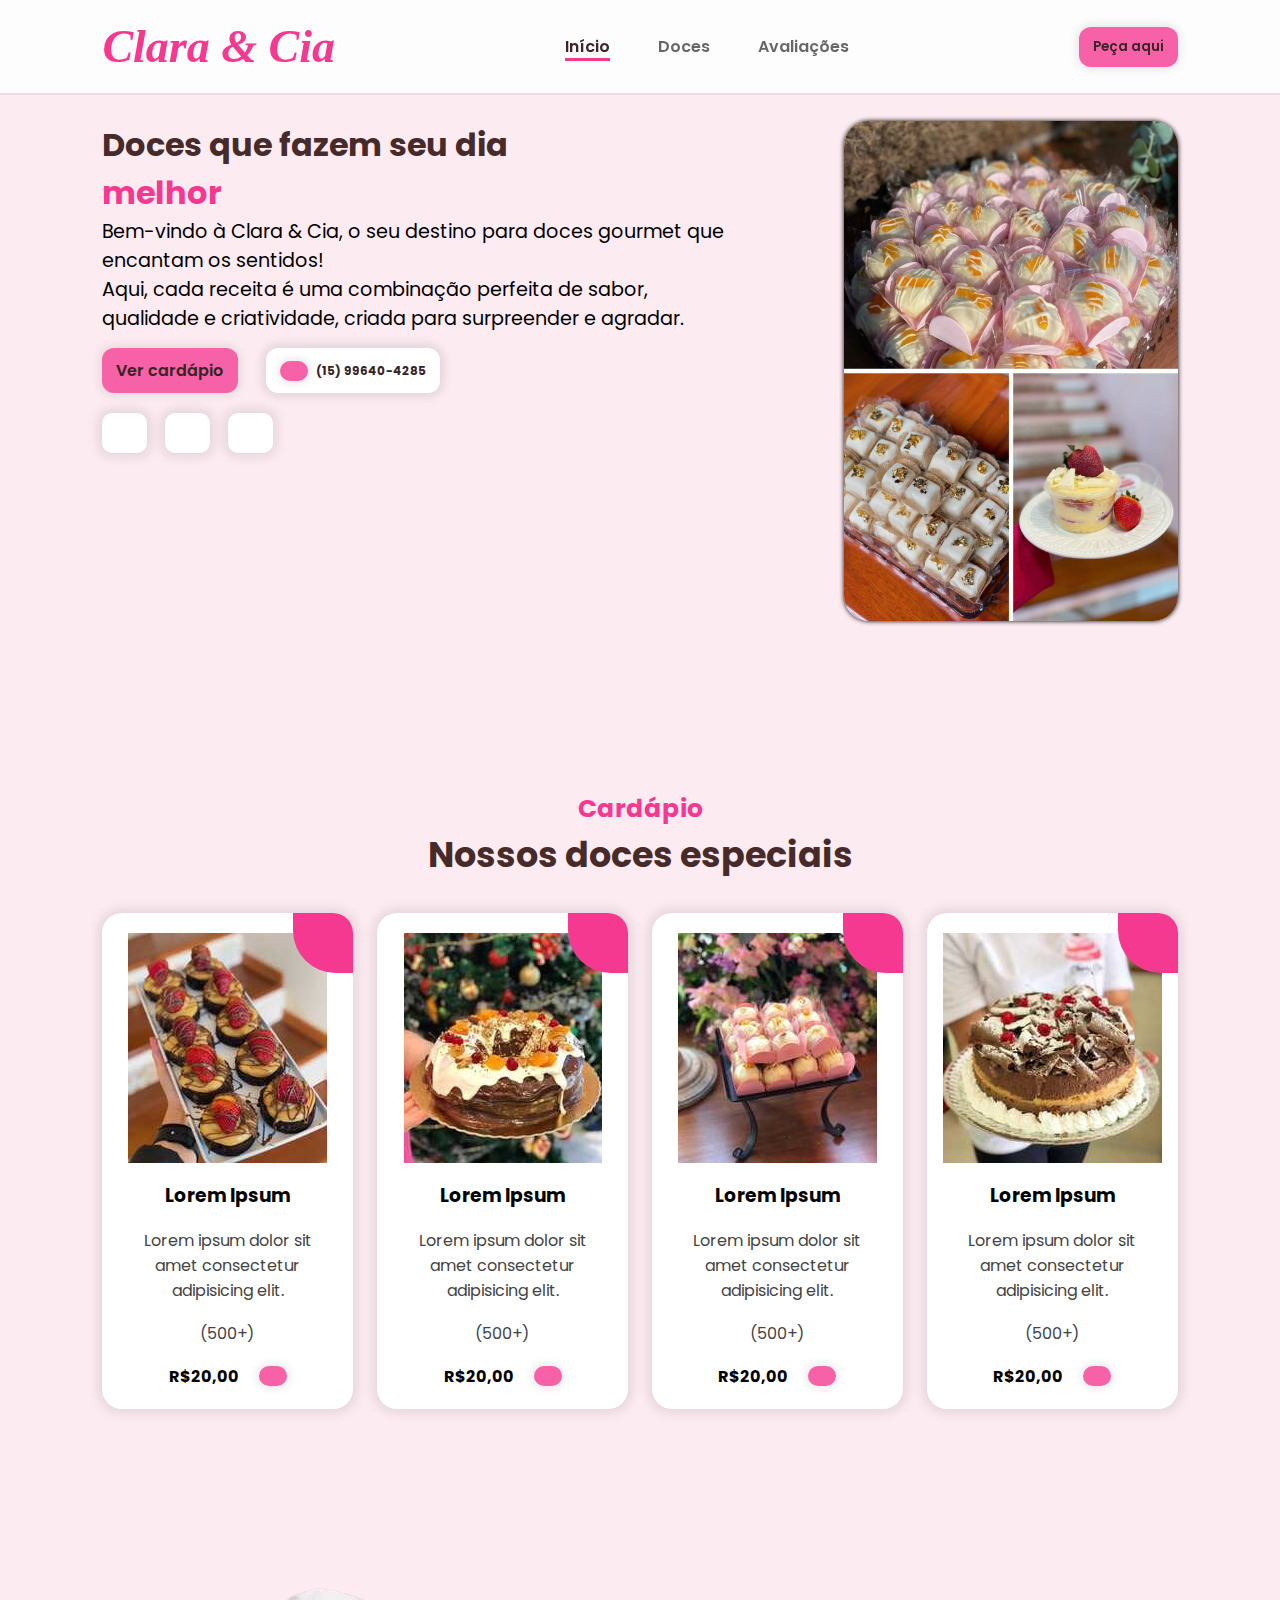
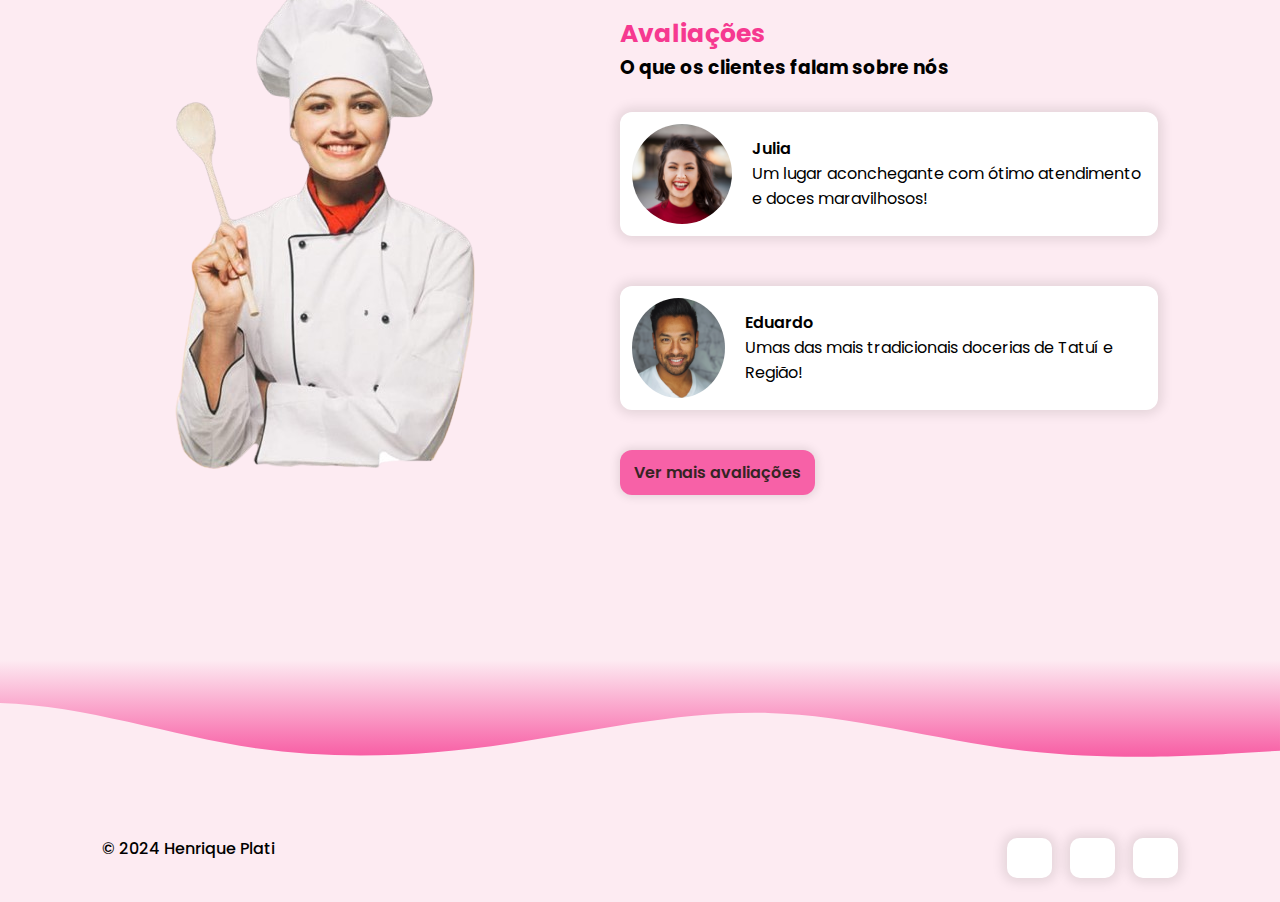
<file: index.html>
<!DOCTYPE html>
<html lang="pt-BR">

<head>
    <meta charset="UTF-8">
    <meta name="viewport" content="width=device-width, initial-scale=1.0">
    <title>Clara & Cia </title>
    <link rel="stylesheet" href="src/styles/style.css">
    <script src="https://cdnjs.cloudflare.com/ajax/libs/jquery/3.7.1/jquery.min.js"
        integrity="sha512-v2CJ7UaYy4JwqLDIrZUI/4hqeoQieOmAZNXBeQyjo21dadnwR+8ZaIJVT8EE2iyI61OV8e6M8PP2/4hpQINQ/g=="
        crossorigin="anonymous" referrerpolicy="no-referrer"></script>
    <link rel="stylesheet" href="https://cdnjs.cloudflare.com/ajax/libs/font-awesome/6.6.0/css/all.min.css"
        integrity="sha512-Kc323vGBEqzTmouAECnVceyQqyqdsSiqLQISBL29aUW4U/M7pSPA/gEUZQqv1cwx4OnYxTxve5UMg5GT6L4JJg=="
        crossorigin="anonymous" referrerpolicy="no-referrer" />
</head>

<body>
    <header>
        <nav id="navbar">
            <i class="" id="nav_logo"> Clara & Cia</i>

            <ul id="nav_list">
                <li class="nav-item active">
                    <a href="#home">Início</a>
                </li>
                <li class="nav-item">
                    <a href="#menu">Doces</a>
                </li>
                <li class="nav-item">
                    <a href="#testimonials">Avaliações</a>
                </li>
            </ul>
            <a class="btn-wh" href="https://api.whatsapp.com/message/3ZLXFV3WXCEUM1?autoload=1&app_absent=0"
                target="_blank">
                <button class="btn-default">
                    Peça aqui
                </button>
            </a>

            <button id="mobile_btn">
                <i class="fa-solid fa-bars"></i>
            </button>
        </nav>
        <div id="mobile_menu">
            <ul id="mobile_nav_list">
                <li class="nav-item active">
                    <a href="#home">Início</a>
                </li>
                <li class="nav-item">
                    <a href="#menu">Cardápio</a>
                </li>
                <li class="nav-item">
                    <a href="#testimonials">Avaliações</a>
                </li>
            </ul>
            <button class="btn-default">
                Peça aqui
            </button>
        </div>
        <script src="src/javascript/script.js"></script>
    </header>

    <main id="content">
        <section id="home">
            <div id="cta">
                <h1 class="title">
                    Doces que fazem seu dia <br>
                    <span>melhor</span>
                </h1>

                <p class="description">Bem-vindo à Clara & Cia, o seu destino para doces gourmet que encantam os
                    sentidos! <br>
                    Aqui, cada receita é uma combinação perfeita de sabor, qualidade e criatividade, criada para
                    surpreender e agradar.
                </p>


                <div id="cta_buttons">
                    <a href="#" class="btn-default">
                        Ver cardápio
                    </a>
                    <a href="tel:+5515996404285" id="phone_button">
                        <button class="btn-default">
                            <i class="fa-solid fa-phone"> </i>
                        </button>
                        (15) 99640-4285
                    </a>
                </div>

                <div class="social-media-buttons">
                    <a href="https://api.whatsapp.com/message/3ZLXFV3WXCEUM1?autoload=1&app_absent=0" target="_blank">
                        <i class="fa-brands fa-whatsapp"></i>
                    </a>

                    <a href="https://www.instagram.com/claraecia/" target="_blank">
                        <i class="fa-brands fa-instagram"></i>
                    </a>

                    <a href="https://www.facebook.com/claraeciatatui" target="_blank">
                        <i class="fa-brands fa-facebook"></i>
                    </a>
                </div>
            </div>

            <div id="banner">
                <img src="src/images/candy.jpeg" alt="" id="img">
            </div>

        </section>
        <section id="menu">
            <h2 class="section-title">Cardápio</h2>
            <h3 class="sub-title">Nossos doces especiais</h3>

            <div id="candys">
                <div class="candy">
                    <div class="candy-heart">
                        <i class="fa-solid fa-heart"></i>
                    </div>

                    <img src="src/images/candy1.jpeg" class="candy-image" alt="">

                    <h3 class="candy-title"> Lorem Ipsum
                    </h3>

                    <span class="candy-description"> Lorem ipsum dolor sit amet consectetur adipisicing elit. </span>

                    <div class="candy-rate">
                        <i class="fa-solid fa-star"></i>
                        <i class="fa-solid fa-star"></i>
                        <i class="fa-solid fa-star"></i>
                        <i class="fa-solid fa-star"></i>
                        <i class="fa-solid fa-star"></i>
                        <span class="rate">(500+)</span>
                    </div>

                    <div class="candy-price">
                        <h4>R$20,00</h4>
                        <button class="btn-default">
                            <i class="fa-solid fa-basket-shopping"></i>
                        </button>
                    </div>
                </div>
                <div class="candy">
                    <div class="candy-heart">
                        <i class="fa-solid fa-heart"></i>
                    </div>

                    <img src="src/images/candy2.jpeg" class="candy-image" alt="">

                    <h3 class="candy-title"> Lorem Ipsum
                    </h3>

                    <span class="candy-description"> Lorem ipsum dolor sit amet consectetur adipisicing elit. </span>

                    <div class="candy-rate">
                        <i class="fa-solid fa-star"></i>
                        <i class="fa-solid fa-star"></i>
                        <i class="fa-solid fa-star"></i>
                        <i class="fa-solid fa-star"></i>
                        <i class="fa-solid fa-star"></i>
                        <span class="rate">(500+)</span>
                    </div>

                    <div class="candy-price">
                        <h4>R$20,00</h4>
                        <button class="btn-default">
                            <i class="fa-solid fa-basket-shopping"></i>
                        </button>
                    </div>
                </div>
                <div class="candy">
                    <div class="candy-heart">
                        <i class="fa-solid fa-heart"></i>
                    </div>

                    <img src="src/images/candy3.jpeg" class="candy-image" alt="">

                    <h3 class="candy-title"> Lorem Ipsum
                    </h3>

                    <span class="candy-description"> Lorem ipsum dolor sit amet consectetur adipisicing elit. </span>

                    <div class="candy-rate">
                        <i class="fa-solid fa-star"></i>
                        <i class="fa-solid fa-star"></i>
                        <i class="fa-solid fa-star"></i>
                        <i class="fa-solid fa-star"></i>
                        <i class="fa-solid fa-star"></i>
                        <span class="rate">(500+)</span>
                    </div>

                    <div class="candy-price">
                        <h4>R$20,00</h4>
                        <button class="btn-default">
                            <i class="fa-solid fa-basket-shopping"></i>
                        </button>
                    </div>
                </div>
                <div class="candy">
                    <div class="candy-heart">
                        <i class="fa-solid fa-heart"></i>
                    </div>

                    <img src="src/images/candy4.jpeg" class="candy-imageimage" alt="">

                    <h3 class="candy-title"> Lorem Ipsum
                    </h3>

                    <span class="candy-description"> Lorem ipsum dolor sit amet consectetur adipisicing elit. </span>

                    <div class="candy-rate">
                        <i class="fa-solid fa-star"></i>
                        <i class="fa-solid fa-star"></i>
                        <i class="fa-solid fa-star"></i>
                        <i class="fa-solid fa-star"></i>
                        <i class="fa-solid fa-star"></i>
                        <span class="rate">(500+)</span>
                    </div>

                    <div class="candy-price">
                        <h4>R$20,00</h4>
                        <button class="btn-default">
                            <i class="fa-solid fa-basket-shopping"></i>
                        </button>
                    </div>
                </div>
            </div>
        </section>

        <section id="testimonials">
            <img src="src/images/chef.png" class="testimonials-chef" alt="">

            <div id="testimonials_content">
                <h2 class="section-title">Avaliações</h2>
                <h3 class="subtitle">O que os clientes falam sobre nós</h3>

                <div id="feedbacks">
                    <div class="feedback">
                        <img src="src/images/avatar.jpg" class="feedback-avatar" alt="">

                        <div class="feedback-content">
                            <p class="testimonials-name">
                                Julia
                                <span><i class="fa-solid fa-star"></i>
                                    <i class="fa-solid fa-star"></i>
                                    <i class="fa-solid fa-star"></i>
                                    <i class="fa-solid fa-star"></i>
                                    <i class="fa-solid fa-star"></i></span>
                            </p>
                            <p class="testimonials-feed">Um lugar aconchegante com ótimo atendimento e doces maravilhosos!</p>

                        </div>
                    </div>

                    <div class="feedback">
                        <img src="src/images/avatar2.jpg" class="feedback-avatar" alt="">

                        <div class="feedback-content">
                            <p class="testimonials-name">
                                Eduardo
                                <span><i class="fa-solid fa-star"></i>
                                    <i class="fa-solid fa-star"></i>
                                    <i class="fa-solid fa-star"></i>
                                    <i class="fa-solid fa-star"></i>
                                    <i class="fa-solid fa-star"></i></span>
                            </p>
                            <p class="testimonials-feed">Umas das mais tradicionais docerias de Tatuí e Região!</p>

                        </div>
                    </div>
                </div>

                <div id="cta_buttons">
                    <a href="https://www.google.com/search?q=clara+e+cia&oq=clar&gs_lcrp=EgZjaHJvbWUqDggAEEUYJxg7GIAEGIoFMg4IABBFGCcYOxiABBiKBTIQCAEQLhjHARixAxjRAxiABDIGCAIQRRhAMgYIAxBFGDkyDAgEEAAYQxiABBiKBTIMCAUQABhDGIAEGIoFMgYIBhBFGDwyBggHEEUYPNIBCDM3MjFqMGo3qAIAsAIA&sourceid=chrome&ie=UTF-8#lrd=0x94c5d9327952b5ef:0xd5e2ce9f8618f0b2,1,,,,"
                        class="btn-default" target="_blank">
                        Ver mais avaliações
                    </a>
                    </a>
                </div>
            </div>
        </section>

    </main>

    <footer>
        <img src="src/images/wave1.svg" alt="">
        <div id="footer_items">
            <span id="copyright">
                &copy 2024 Henrique Plati
            </span>

            <div class="social-media-buttons">
                <a href="https://api.whatsapp.com/message/3ZLXFV3WXCEUM1?autoload=1&app_absent=0" target="_blank">
                    <i class="fa-brands fa-whatsapp"></i>
                </a>

                <a href="https://www.instagram.com/claraecia/" target="_blank">
                    <i class="fa-brands fa-instagram"></i>
                </a>

                <a href="https://www.facebook.com/claraeciatatui" target="_blank">
                    <i class="fa-brands fa-facebook"></i>
                </a>
            </div>
        </div>
    </footer>
</body>

</html>
</file>
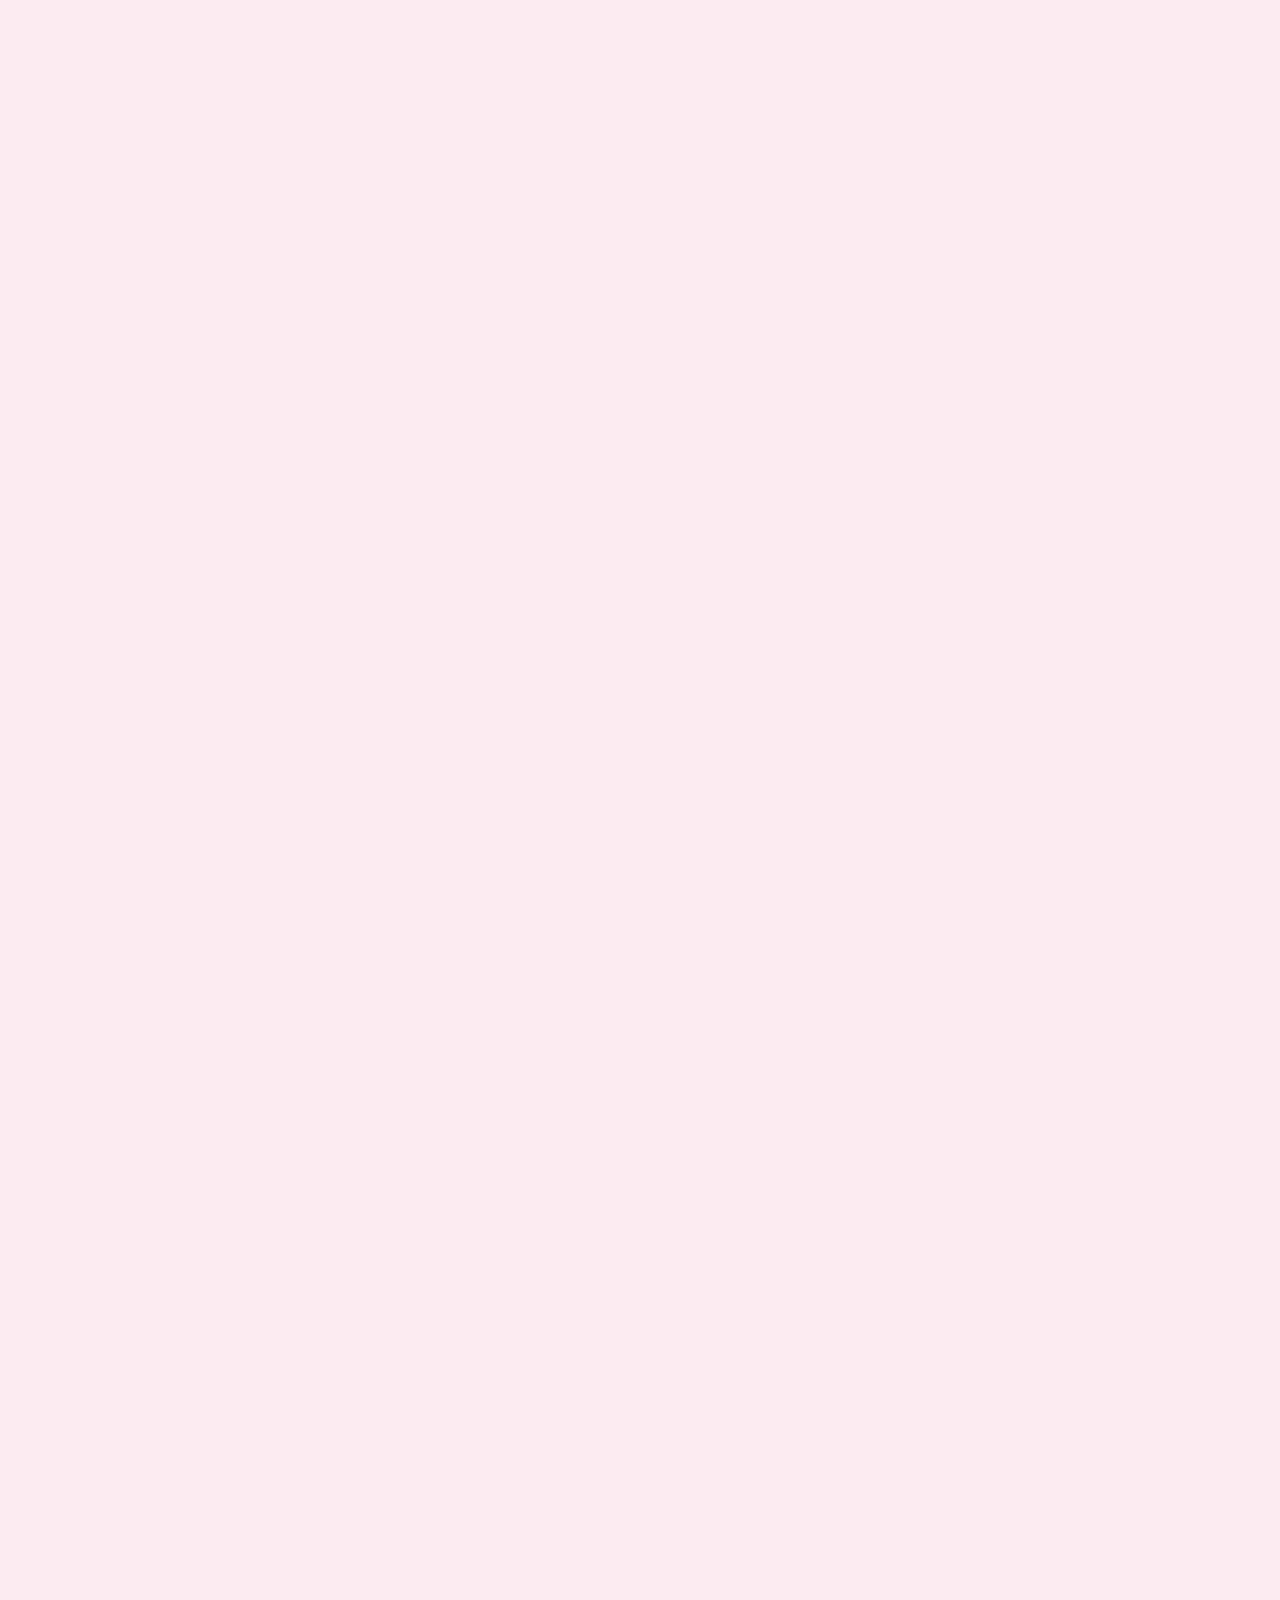
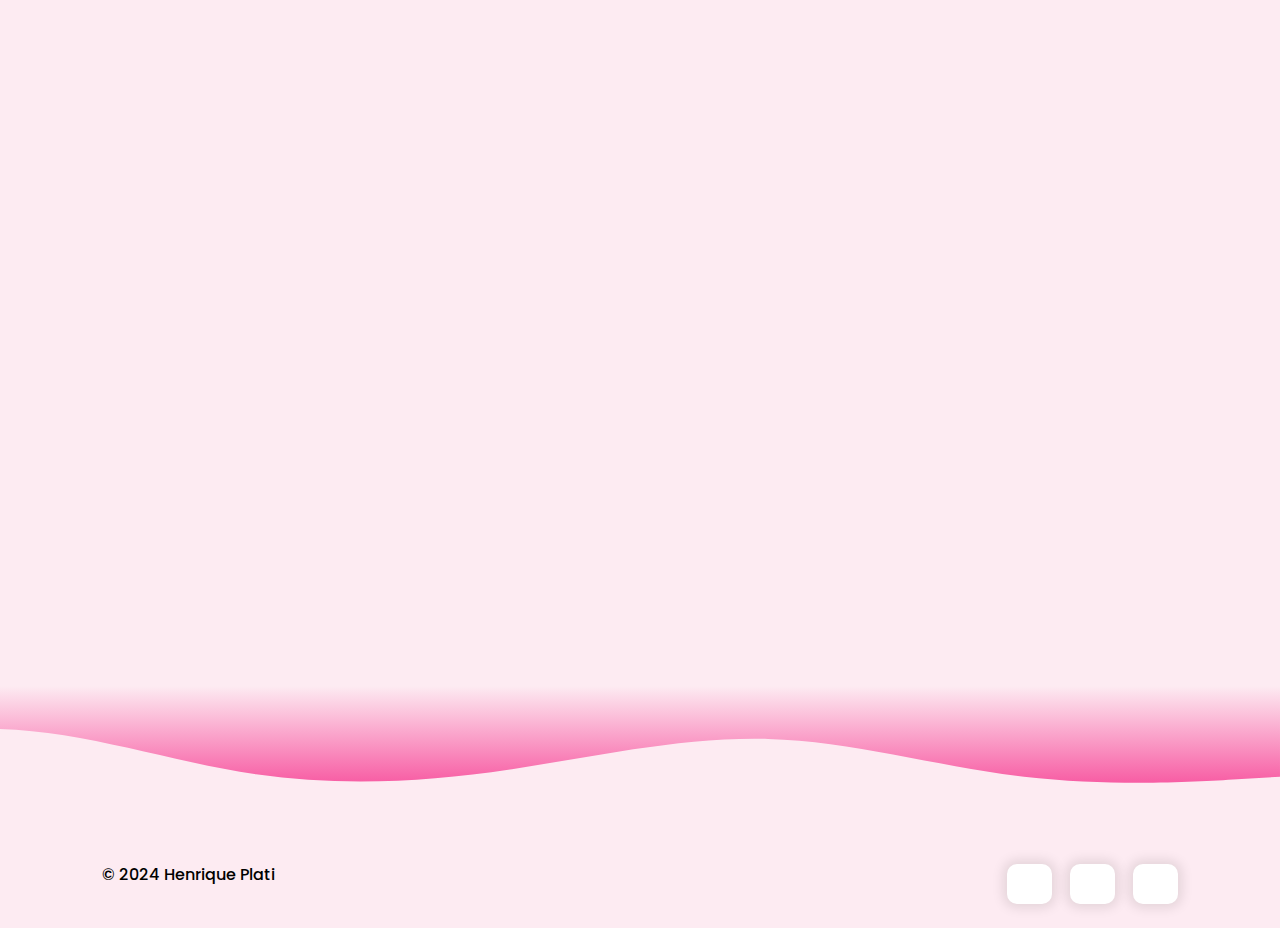
<file: Confectionery-main/index.html>
<!DOCTYPE html>
<html lang="pt-BR">

<head>
    <meta charset="UTF-8">
    <meta name="viewport" content="width=device-width, initial-scale=1.0">
    <title>Clara & Cia </title>

    <link rel="stylesheet" href="src/styles/style.css">
    <script src="https://cdnjs.cloudflare.com/ajax/libs/jquery/3.7.1/jquery.min.js"
        integrity="sha512-v2CJ7UaYy4JwqLDIrZUI/4hqeoQieOmAZNXBeQyjo21dadnwR+8ZaIJVT8EE2iyI61OV8e6M8PP2/4hpQINQ/g=="
        crossorigin="anonymous" referrerpolicy="no-referrer"></script>
    <link rel="shortcut icon" href="src/images/icon.png" type="image/x-icon">
    <link rel="stylesheet" href="https://cdnjs.cloudflare.com/ajax/libs/font-awesome/6.6.0/css/all.min.css"
        integrity="sha512-Kc323vGBEqzTmouAECnVceyQqyqdsSiqLQISBL29aUW4U/M7pSPA/gEUZQqv1cwx4OnYxTxve5UMg5GT6L4JJg=="
        crossorigin="anonymous" referrerpolicy="no-referrer" />
</head>

<body>
    <header id="header">
        <nav id="navbar">
            <img src="src/images/logo.jpg" alt="" class="logo-title">
            <i class="" id="nav_logo">Clara <span class="ampersand">&</span> Cia</i>
            <ul id="nav_list">
                <li class="nav-item active">
                    <a href="#home">Início</a>
                </li>
                <li class="nav-item">
                    <a href="#menu">Doces</a>
                </li>
                <li class="nav-item">
                    <a href="#testimonials">Avaliações</a>
                </li>
            </ul>
            <a class="btn-wh" href="https://api.whatsapp.com/message/3ZLXFV3WXCEUM1?autoload=1&app_absent=0"
                target="_blank">
                <button class="btn-default">
                    Peça aqui
                </button>
            </a>

            <button id="mobile_btn">
                <i class="fa-solid fa-bars"></i>
            </button>
        </nav>
        <div id="mobile_menu">
            <ul id="mobile_nav_list">
                <li class="nav-item active">
                    <a href="#home">Início</a>
                </li>
                <li class="nav-item">
                    <a href="#menu">Cardápio</a>
                </li>
                <li class="nav-item">
                    <a href="#testimonials">Avaliações</a>
                </li>
            </ul>
            <button class="btn-default">
                Peça aqui
            </button>
        </div>
        <script src="src/javascript/script.js"></script>
    </header>

    <main id="content">
        <section id="home">
            <div id="cta">
                <h1 class="title">
                    Doces que fazem seu dia <br>
                    <span>melhor</span>
                </h1>

                <p class="description">Bem-vindo à Clara & Cia, o seu destino para doces gourmet que encantam os
                    sentidos! <br>
                    Aqui cada receita é uma combinação perfeita de sabor, qualidade e criatividade, criada para
                    surpreender e agradar.
                </p>


                <div id="cta_buttons">
                    <a href="#" class="btn-default">
                        Ver cardápio
                    </a>
                    <a href="tel:+5515996404285" id="phone_button">
                        <button class="btn-default">
                            <i class="fa-solid fa-phone"> </i>
                        </button>
                        (15) 99640-4285
                    </a>
                </div>

                <div class="social-media-buttons">
                    <a href="https://api.whatsapp.com/message/3ZLXFV3WXCEUM1?autoload=1&app_absent=0" target="_blank">
                        <i class="fa-brands fa-whatsapp"></i>
                    </a>

                    <a href="https://www.instagram.com/claraecia/" target="_blank">
                        <i class="fa-brands fa-instagram"></i>
                    </a>

                    <a href="https://www.facebook.com/claraeciatatui" target="_blank">
                        <i class="fa-brands fa-facebook"></i>
                    </a>
                </div>
            </div>

            <div id="banner">
                <img src="src/images/candy.jpeg" alt="" id="img">
            </div>

        </section>
        <section id="menu">
            <h2 class="section-title">Cardápio</h2>
            <h3 class="sub-title">Nossos doces especiais</h3>

            <div id="candys">
                <div class="candy">
                    <div class="candy-heart">
                        <i class="fa-solid fa-heart"></i>
                    </div>

                    <img src="src/images/candy1.jpeg" class="candy-image" alt="">

                    <h3 class="candy-title"> Lorem Ipsum
                    </h3>

                    <span class="candy-description"> Lorem ipsum dolor sit amet consectetur adipisicing elit. </span>

                    <div class="candy-rate">
                        <i class="fa-solid fa-star"></i>
                        <i class="fa-solid fa-star"></i>
                        <i class="fa-solid fa-star"></i>
                        <i class="fa-solid fa-star"></i>
                        <i class="fa-solid fa-star"></i>
                        <span class="rate">(500+)</span>
                    </div>

                    <div class="candy-price">
                        <h4>R$20,00</h4>
                        <button class="btn-default">
                            <i class="fa-solid fa-basket-shopping"></i>
                        </button>
                    </div>
                </div>
                <div class="candy">
                    <div class="candy-heart">
                        <i class="fa-solid fa-heart"></i>
                    </div>

                    <img src="src/images/candy2.jpeg" class="candy-image" alt="">

                    <h3 class="candy-title"> Lorem Ipsum
                    </h3>

                    <span class="candy-description"> Lorem ipsum dolor sit amet consectetur adipisicing elit. </span>

                    <div class="candy-rate">
                        <i class="fa-solid fa-star"></i>
                        <i class="fa-solid fa-star"></i>
                        <i class="fa-solid fa-star"></i>
                        <i class="fa-solid fa-star"></i>
                        <i class="fa-solid fa-star"></i>
                        <span class="rate">(500+)</span>
                    </div>

                    <div class="candy-price">
                        <h4>R$20,00</h4>
                        <button class="btn-default">
                            <i class="fa-solid fa-basket-shopping"></i>
                        </button>
                    </div>
                </div>
                <div class="candy">
                    <div class="candy-heart">
                        <i class="fa-solid fa-heart"></i>
                    </div>

                    <img src="src/images/candy3.jpeg" class="candy-image" alt="">

                    <h3 class="candy-title"> Lorem Ipsum
                    </h3>

                    <span class="candy-description"> Lorem ipsum dolor sit amet consectetur adipisicing elit. </span>

                    <div class="candy-rate">
                        <i class="fa-solid fa-star"></i>
                        <i class="fa-solid fa-star"></i>
                        <i class="fa-solid fa-star"></i>
                        <i class="fa-solid fa-star"></i>
                        <i class="fa-solid fa-star"></i>
                        <span class="rate">(500+)</span>
                    </div>

                    <div class="candy-price">
                        <h4>R$20,00</h4>
                        <button class="btn-default">
                            <i class="fa-solid fa-basket-shopping"></i>
                        </button>
                    </div>
                </div>
                <div class="candy">
                    <div class="candy-heart">
                        <i class="fa-solid fa-heart"></i>
                    </div>

                    <img src="src/images/candy4.jpeg" class="candy-imageimage" alt="">

                    <h3 class="candy-title"> Lorem Ipsum
                    </h3>

                    <span class="candy-description"> Lorem ipsum dolor sit amet consectetur adipisicing elit. </span>

                    <div class="candy-rate">
                        <i class="fa-solid fa-star"></i>
                        <i class="fa-solid fa-star"></i>
                        <i class="fa-solid fa-star"></i>
                        <i class="fa-solid fa-star"></i>
                        <i class="fa-solid fa-star"></i>
                        <span class="rate">(500+)</span>
                    </div>

                    <div class="candy-price">
                        <h4>R$20,00</h4>
                        <button class="btn-default">
                            <i class="fa-solid fa-basket-shopping"></i>
                        </button>
                    </div>
                </div>
            </div>
        </section>

        <section id="testimonials">
            <img src="src/images/chef.png" class="testimonials-chef" alt="">

            <div id="testimonials_content">
                <h2 class="section-title">Avaliações</h2>
                <h3 class="subtitle">O que os clientes falam sobre nós</h3>

                <div id="feedbacks">
                    <div class="feedback">
                        <img src="src/images/avatar.jpg" class="feedback-avatar" alt="">

                        <div class="feedback-content">
                            <p class="testimonials-name">
                                Julia
                                <span><i class="fa-solid fa-star"></i>
                                    <i class="fa-solid fa-star"></i>
                                    <i class="fa-solid fa-star"></i>
                                    <i class="fa-solid fa-star"></i>
                                    <i class="fa-solid fa-star"></i></span>
                            </p>
                            <p class="testimonials-feed">Um lugar aconchegante com ótimo atendimento e doces
                                maravilhosos!</p>

                        </div>
                    </div>

                    <div class="feedback">
                        <img src="src/images/avatar2.jpg" class="feedback-avatar" alt="">

                        <div class="feedback-content">
                            <p class="testimonials-name">
                                Eduardo
                                <span><i class="fa-solid fa-star"></i>
                                    <i class="fa-solid fa-star"></i>
                                    <i class="fa-solid fa-star"></i>
                                    <i class="fa-solid fa-star"></i>
                                    <i class="fa-solid fa-star"></i></span>
                            </p>
                            <p class="testimonials-feed">Umas das mais tradicionais docerias de Tatuí e Região!</p>

                        </div>
                    </div>
                </div>

                <div id="cta_buttons">
                    <a href="https://www.google.com/search?q=clara+e+cia&oq=clar&gs_lcrp=EgZjaHJvbWUqDggAEEUYJxg7GIAEGIoFMg4IABBFGCcYOxiABBiKBTIQCAEQLhjHARixAxjRAxiABDIGCAIQRRhAMgYIAxBFGDkyDAgEEAAYQxiABBiKBTIMCAUQABhDGIAEGIoFMgYIBhBFGDwyBggHEEUYPNIBCDM3MjFqMGo3qAIAsAIA&sourceid=chrome&ie=UTF-8#lrd=0x94c5d9327952b5ef:0xd5e2ce9f8618f0b2,1,,,,"
                        class="btn-default" target="_blank">
                        Ver mais avaliações
                    </a>
                    </a>
                </div>
            </div>
        </section>

    </main>

    <footer>
        <img src="src/images/wave1.svg" alt="">
        <div id="footer_items">
            <span id="copyright">
                &copy 2024 Henrique Plati
            </span>

            <div class="social-media-buttons">
                <a href="https://api.whatsapp.com/message/3ZLXFV3WXCEUM1?autoload=1&app_absent=0" target="_blank">
                    <i class="fa-brands fa-whatsapp"></i>
                </a>

                <a href="https://www.instagram.com/claraecia/" target="_blank">
                    <i class="fa-brands fa-instagram"></i>
                </a>

                <a href="https://www.facebook.com/claraeciatatui" target="_blank">
                    <i class="fa-brands fa-facebook"></i>
                </a>
            </div>
        </div>
    </footer>
</body>

</html>
</file>
<file: src/styles/style.css>
@import url('https://fonts.googleapis.com/css2?family=Poppins:ital,wght@0,100;0,200;0,300;0,400;0,500;0,600;0,700;0,800;0,900;1,100;1,200;1,300;1,400;1,500;1,600;1,700;1,800;1,900&display=swap');
@import url('https://fonts.googleapis.com/css2?family=LXGW+WenKai+TC&display=swap');
@import url(header.css);
@import url(menu.css);
@import url(home.css);
@import url(testimonials.css);
@import url(footer.css);

* {
    font-family: 'Poppins', sans-serif;
    margin: 0;
    padding: 0;
    box-sizing: border-box;
}
body{
    background-color: #fdebf2;
}

section{
    padding: 28px 8%;
}

.btn-wh{
    text-decoration: none;
}

.btn-default {
    text-decoration: none;
    color:#362424;
    border: none;
    display: flex;
    align-items: center;
    justify-content: center;
    background-color: #f761a7;
    border-radius: 12px;
    padding: 10px 14px;
    font-weight: 600;
    box-shadow: 0px 0px 10px 2px rgba(0, 0, 0, 0.1);
    cursor: pointer;
    transition: background-color .3s ease;
}
.btn-default:hover{
    background-color: #f63991a6;
}

.social-media-buttons{
    display: flex;
    gap: 18px;
}

.social-media-buttons a{
    display: flex;
    margin-top: 20px;
    align-items: center;
    justify-content: center;
    width: 45px;
    height: 40px;
    background-color: white;
    font-size: 1.25rem;
    border-radius: 10px;
    text-decoration: none;
    color: #070707;
    box-shadow: 0px 0px 12px 4px rgba(0, 0, 0, 0.1);
}

.social-media-buttons a:hover{
    box-shadow: 0px 0px 10px 8px rgba(0, 0, 0, 0.1);
}
.section-title{
    color: #f63990;
    font-size: 1.563rem;
}

.sub-title{
    color: #472b2b;
    font-size: 2.1875rem;
}
</file>
<file: Confectionery-main/src/styles/style.css>
@import url('https://fonts.googleapis.com/css2?family=Poppins:ital,wght@0,100;0,200;0,300;0,400;0,500;0,600;0,700;0,800;0,900;1,100;1,200;1,300;1,400;1,500;1,600;1,700;1,800;1,900&display=swap');
@import url('https://fonts.googleapis.com/css2?family=Pacifico&display=swap');
@import url(header.css);
@import url(menu.css);
@import url(home.css);
@import url(testimonials.css);
@import url(footer.css);

* {
    font-family: 'Poppins', sans-serif;
    margin: 0;
    padding: 0;
    box-sizing: border-box;
}
body{
    background-color: #fdebf2;
}

section{
    padding: 28px 8%;
}

.btn-wh{
    text-decoration: none;
}

.btn-default {
    text-decoration: none;
    color:#362424;
    border: none;
    display: flex;
    align-items: center;
    justify-content: center;
    background-color: #f761a7;
    border-radius: 12px;
    padding: 10px 14px;
    font-weight: 600;
    box-shadow: 0px 0px 10px 2px rgba(0, 0, 0, 0.1);
    cursor: pointer;
    transition: background-color .3s ease;
}
.btn-default:hover{
    background-color: #f63991a6;
}

.social-media-buttons{
    display: flex;
    gap: 18px;
}

.social-media-buttons a{
    display: flex;
    margin-top: 20px;
    align-items: center;
    justify-content: center;
    width: 45px;
    height: 40px;
    background-color: white;
    font-size: 1.25rem;
    border-radius: 10px;
    text-decoration: none;
    color: #070707;
    box-shadow: 0px 0px 12px 4px rgba(0, 0, 0, 0.1);
}

.social-media-buttons a:hover{
    box-shadow: 0px 0px 10px 8px rgba(0, 0, 0, 0.1);
}
.section-title{
    color: #f63990;
    font-size: 1.563rem;
}

.sub-title{
    color: #472b2b;
    font-size: 2.1875rem;
}
</file>
